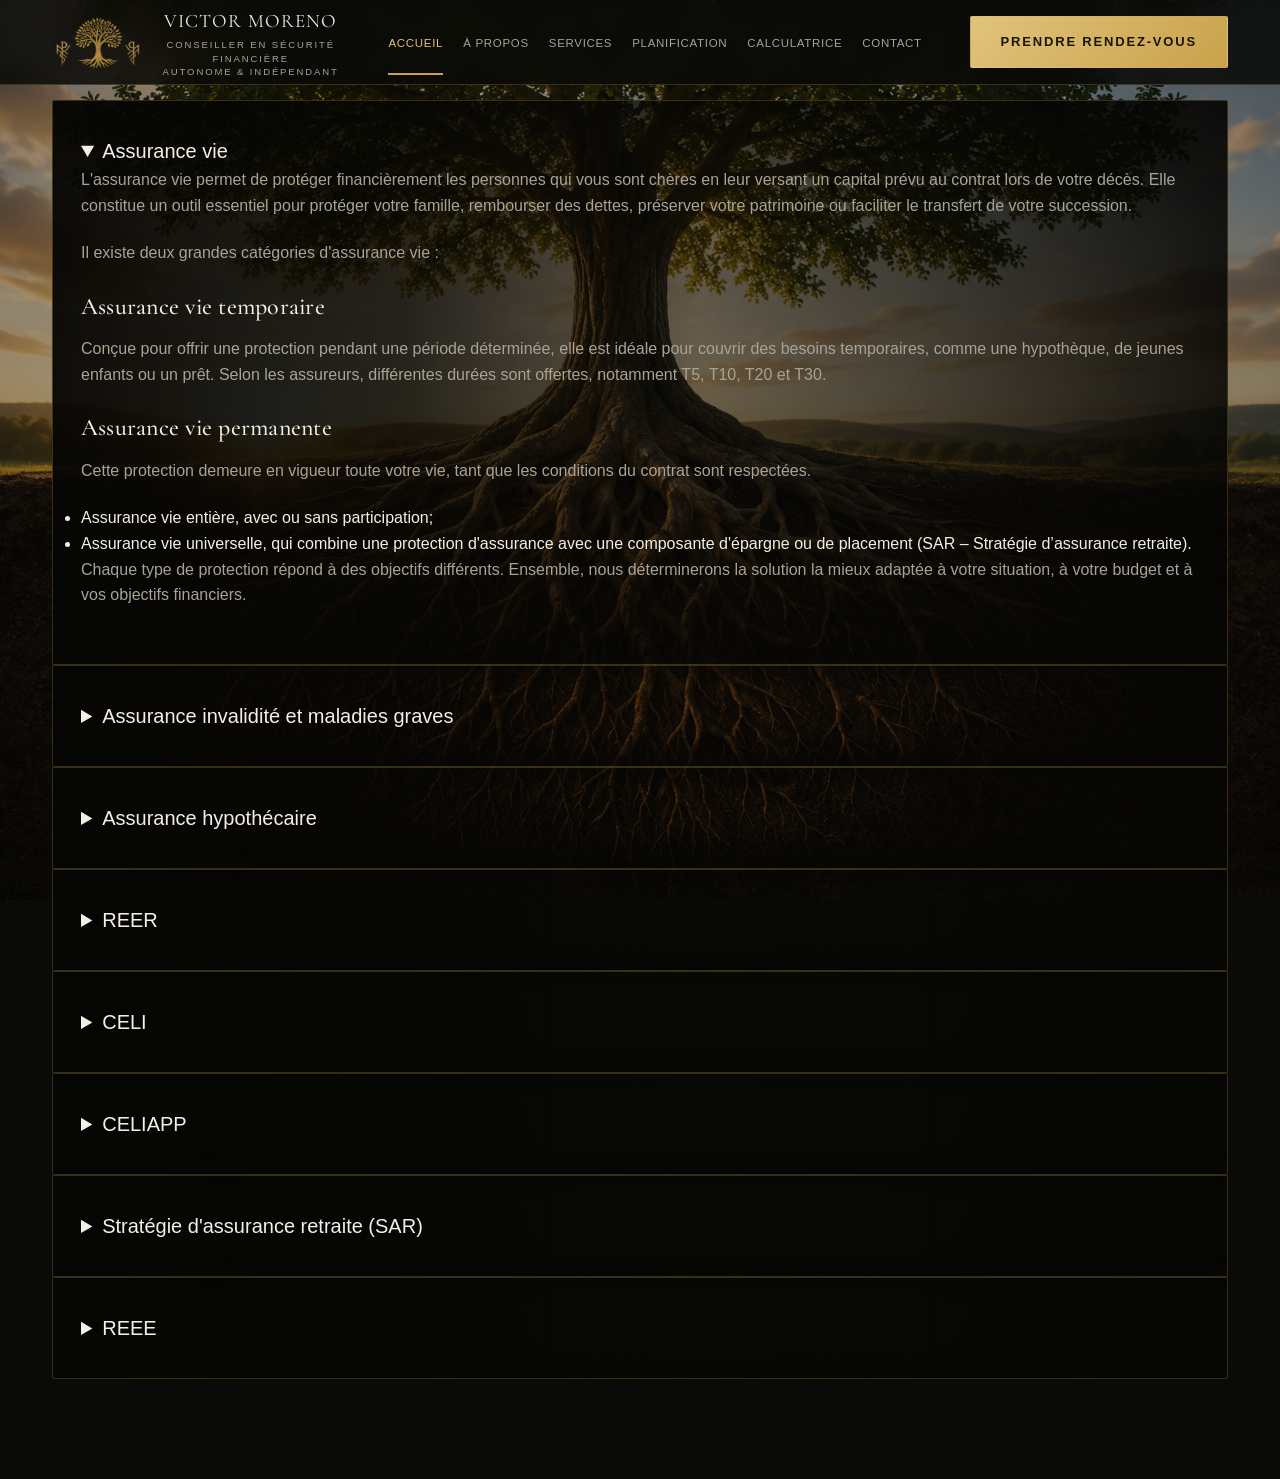
<file: services-assurance.html>
<!DOCTYPE html>
<html lang="en">
<head>
    <meta charset="UTF-8">
    <meta name="viewport" content="width=device-width, initial-scale=1.0">
    <title>Services</title>
    <link rel="preconnect" href="https://fonts.googleapis.com">
  <link href="https://fonts.googleapis.com/css2?family=Cormorant+Garamond:ital,wght@0,400;0,500;0,600;1,500&family=Inter:wght@300;400;500;600;700&display=swap" rel="stylesheet">
  <link rel="stylesheet" href="style.css">
</head>
<body>
 <header>
 <div class="wrap nav">
    <div class="brand">
      <img src="logo-arbre.png" alt="Logo Victor Moreno" class="brand-logo">
      <div class="brand-text">
        <div class="name">Victor Moreno</div>
        <div class="tag">Conseiller en sécurité financière<br>autonome & indépendant</div>
      </div>
    </div>
    <nav>
      <ul>
        <li><a href="index.html" class="active">Accueil</a></li>
        <li><a href="a-propos.html">À propos</a></li>
        <li><a href="services.html">Services</a></li>
        <li><a href="planification.html">Planification</a></li>
        <li><a href="calculatrice.html">Calculatrice</a></li>
        <li><a href="contact.html">Contact</a></li>
      </ul>
    </nav>
    <div class="nav-right">
      <a href="contact.html" class="btn btn-primary">Prendre rendez-vous</a>
      <div class="burger"><span></span><span></span><span></span></div>
    </div>
  </div>
  </header>
<section class="services-page">

<div class="wrap">


<div class="service-card" id="assurance-vie">

<details open>

<summary>
Assurance vie
</summary>


<div class="service-content">

<p class="assurance-text">
L'assurance vie permet de protéger financièrement les personnes qui vous sont chères
en leur versant un capital prévu au contrat lors de votre décès. Elle constitue un
outil essentiel pour protéger votre famille, rembourser des dettes, préserver votre
patrimoine ou faciliter le transfert de votre succession.
</p>


<p>
Il existe deux grandes catégories d'assurance vie :
</p>


<h3>Assurance vie temporaire</h3>

<p>
Conçue pour offrir une protection pendant une période déterminée, elle est idéale
pour couvrir des besoins temporaires, comme une hypothèque, de jeunes enfants ou
un prêt. Selon les assureurs, différentes durées sont offertes, notamment T5,
T10, T20 et T30.
</p>


<h3>Assurance vie permanente</h3>

<p>
Cette protection demeure en vigueur toute votre vie, tant que les conditions du
contrat sont respectées.
</p>


<ul>
<li>Assurance vie entière, avec ou sans participation;</li>
<li>Assurance vie universelle, qui combine une protection d'assurance avec une
composante d'épargne ou de placement (SAR – Stratégie d’assurance retraite).</li>
</ul>


<p>
Chaque type de protection répond à des objectifs différents. Ensemble, nous
déterminerons la solution la mieux adaptée à votre situation, à votre budget et
à vos objectifs financiers.
</p>


</div>

</details>

</div>





<div class="service-card" id="invalidite">

<details>

<summary>
Assurance invalidité et maladies graves
</summary>


<div class="service-content">

<p>
Les assurances invalidité et maladies graves vous offrent une protection financière
si une maladie ou un accident vous empêche de travailler ou si vous recevez le
diagnostic d'une maladie couverte.
</p>


<p>
Selon le produit choisi, vous pourriez recevoir un revenu mensuel, une prestation
forfaitaire ou le remboursement de certaines dépenses admissibles afin de préserver
votre stabilité financière durant cette période.
</p>


</div>

</details>

</div>





<div class="service-card" id="hypothecaire">

<details>

<summary>
Assurance hypothécaire
</summary>


<div class="service-content">

<p>
L'achat d'une propriété représente l'un des investissements les plus importants
d'une vie.
</p>


<p>
Une assurance hypothécaire adaptée peut contribuer à protéger votre famille et
votre patrimoine en offrant un soutien financier si un événement imprévu survient.
</p>


<p>
Ensemble, nous évaluerons les différentes solutions afin de déterminer celle qui
correspond le mieux à votre situation et à vos besoins.
</p>


</div>

</details>

</div>





<div class="service-card" id="reer">

<details>

<summary>
REER
</summary>


<div class="service-content">

<p>
Le Régime enregistré d'épargne-retraite (REER) est un outil conçu pour vous aider
à préparer votre retraite tout en offrant des avantages fiscaux.
</p>


<p>
Les cotisations sont généralement déductibles de votre revenu imposable, ce qui
peut réduire votre facture fiscale. Les sommes investies croissent à l'abri de
l'impôt jusqu'au moment des retraits.
</p>


<p>
Le REER demeure l'un des principaux outils de planification de la retraite.
</p>

</div>

</details>

</div>





<div class="service-card" id="celi">

<details>

<summary>
CELI
</summary>


<div class="service-content">

<p>
Le Compte d'épargne libre d'impôt (CELI) permet de faire croître votre épargne
et vos placements à l'abri de l'impôt.
</p>


<p>
Les cotisations ne sont pas déductibles d'impôt, mais les revenus de placement
et les retraits admissibles sont généralement libres d'impôt.
</p>


<p>
Sa grande flexibilité en fait un excellent outil pour constituer un fonds
d'urgence, réaliser un projet ou compléter votre planification financière.
</p>


</div>

</details>

</div>





<div class="service-card" id="celiapp">

<details>

<summary>
CELIAPP
</summary>


<div class="service-content">

<p>
Le Compte d'épargne libre d'impôt pour l'achat d'une première propriété (CELIAPP)
est destiné aux personnes admissibles qui souhaitent acquérir une première habitation.
</p>


<p>
Il combine certains avantages du REER et du CELI : les cotisations sont généralement
déductibles d'impôt et les retraits admissibles effectués pour l'achat d'une première
propriété sont libres d'impôt.
</p>


</div>

</details>

</div>





<div class="service-card" id="sar">

<details>

<summary>
Stratégie d'assurance retraite (SAR)
</summary>


<div class="service-content">

<p>
La stratégie d’assurance retraite (SAR) est une approche de planification financière
qui utilise notamment certains produits d'assurance vie permanente afin de favoriser
l'accumulation d'actifs à long terme.
</p>


<p>
Selon votre situation et vos objectifs, cette stratégie peut contribuer à optimiser
votre patrimoine, préparer votre retraite et faciliter le transfert de votre succession.
</p>

</div>

</details>

</div>





<div class="service-card" id="reee">

<details>

<summary>
REEE
</summary>


<div class="service-content">

<p>
Le Régime enregistré d'épargne-études (REEE) est conçu pour aider à financer les
études postsecondaires d'un enfant.
</p>


<p>
Les cotisations fructifient à l'abri de l'impôt et peuvent être bonifiées par des
subventions gouvernementales selon les programmes en vigueur.
</p>


<p>
Le REEE est un excellent moyen de préparer l'avenir scolaire de vos enfants tout
en profitant des mesures d'aide offertes par les gouvernements.
</p>


</div>

</details>

</div>


</div>

</section>

<script>
/*document.addEventListener("DOMContentLoaded", () => {

    const hash = window.location.hash;

    if (!hash) return;

    const section = document.querySelector(hash);

    if (!section) return;


    // Ouvre l'accordéon
    const details = section.querySelector("details");

    if (details) {
        details.open = true;
    }


    // Attend que le contenu soit ouvert avant de scroller
    setTimeout(() => {

        const headerOffset = 120;

        const elementPosition = section.getBoundingClientRect().top;

        const offsetPosition = elementPosition + window.pageYOffset - headerOffset;


        window.scrollTo({
            top: offsetPosition,
            behavior: "smooth"
        });


    }, 300);


});**/
</script>
</body>
</html>
</file>
<file: style.css>
:root{
    --black:#0a0a08;
    --charcoal:#141310;
    --panel:#1b1a15;
    --gold:#c9a24b;
    --gold-light:#e0c37c;
    --cream:#f4efe4;
    --grey:#a8a396;
    --line:rgba(201,162,75,0.25);
    --serif:'Cormorant Garamond', serif;
    --sans:'Inter', sans-serif;
  }
  *{margin:0;padding:0;box-sizing:border-box;}
  html{scroll-behavior:smooth;}
  body::before{
    content: "";
    position: fixed;
    top: 0;
    left: 0;
    width: 100%;
    height: 100%;
    background-image: url('arbre.1.png');
    background-size: cover;
    background-position: center;
    opacity: 0.6; /* Ajustez ce chiffre entre 0.0 (invisible) et 1.0 (opaque) */
    z-index: -1; /* Place l'image derrière tout le contenu */
  }
  .racinetext{
    
    font-style: italic;
    }
  body{
    background:var(--black);
    color:var(--cream);
    font-family: "Century Gothic", "Avant Garde", Century, sans-serif;
    line-height:1.6;
    overflow-x:hidden;
     overflow-y: auto;
    margin: 0;
    padding: 0;
  }
 .liste-politique{
    text-align: center;
    
  }
  a{color:inherit;text-decoration:none;}
  img{max-width:100%;display:block;}
  .wrap{max-width:1240px;margin:0 auto;padding:0 32px;}
  h1,h2,h3,h4{font-family:var(--serif);font-weight:500;letter-spacing:0.01em;}
  .eyebrow{
    font-size:22px;letter-spacing:0.22em;text-transform:uppercase;
    color:var(--gold);font-weight:600;
  }
  .btn{
    display:inline-flex;align-items:center;gap:8px;
    padding:15px 30px;font-size:13px;letter-spacing:0.14em;text-transform:uppercase;
    font-weight:600;border-radius:2px;transition:all .25s ease;cursor:pointer;
    border:1px solid transparent;white-space:nowrap;
  }
  .btn-primary{background:linear-gradient(135deg,var(--gold-light),var(--gold));color:#1a1508;}
  .btn-primary:hover{filter:brightness(1.08);transform:translateY(-1px);}
  .btn-outline{border-color:var(--gold);color:var(--gold-light);}
  .btn-outline:hover{background:rgba(201,162,75,0.1);}

  /* PLACEHOLDER IMAGE BLOCKS */
  .ph{
    position:relative;background:
      repeating-linear-gradient(135deg, #1c1a14 0px, #1c1a14 14px, #201d16 14px, #201d16 28px);
    border:1px dashed var(--line);
    display:flex;align-items:center;justify-content:center;
    text-align:center;color:var(--grey);font-size:13px;
    letter-spacing:0.04em;padding:20px;
  }
  .ph span{display:block;font-family:var(--serif);font-size:16px;color:var(--gold-light);margin-bottom:6px;font-style:italic;}

  /* HEADER */
  header{
    position:fixed;top:0;left:0;right:0;z-index:100;
    background:rgba(10,10,8,0.85);backdrop-filter:blur(10px);
    border-bottom:1px solid var(--line);
  }
  .nav{display:flex;align-items:center;justify-content:space-between;height:84px;gap:16px;}
  .brand{display:flex;align-items:center;gap:16px;flex-shrink:0;}
  .brand-mark{
    font-family:var(--serif);font-style:italic;font-weight:600;
    font-size:40px;line-height:1;letter-spacing:-0.03em;
    background:linear-gradient(180deg, var(--gold-light) 15%, var(--gold) 90%);
    -webkit-background-clip:text;background-clip:text;color:transparent;
    display:block;padding-bottom:2px;
  }
  .brand-logo{
    height:56px;width:auto;display:block;flex-shrink:0;
    object-fit:contain;
  }
  .brand-text{max-width:180px;}
  .brand-text .name{font-family:var(--serif);font-size:19px;letter-spacing:0.06em;color:var(--cream);}
  .brand-text .tag{font-size:9.5px;letter-spacing:0.2em;color:var(--grey);text-transform:uppercase;line-height:1.4;white-space:normal;margin-top:2px;}
  nav{min-width:0;flex-shrink:1;}
  nav ul{display:flex;gap:20px;list-style:none;flex-wrap:nowrap;}
  nav ul li a{
    font-size:11.5px;letter-spacing:0.06em;text-transform:uppercase;color:var(--grey);
    font-weight:500;transition:color .2s;position:relative;white-space:nowrap;
  }
  nav ul li a:hover, nav ul li a.active{color:var(--gold-light);}
  nav ul li a.active::after{
    content:'';position:absolute;bottom:-26px;left:0;right:0;height:2px;background:var(--gold);
  }
  .nav-right{display:flex;align-items:center;gap:20px;flex-shrink:0;}
  .burger{display:none;flex-direction:column;gap:5px;cursor:pointer;}
  .burger span{width:24px;height:1.5px;background:var(--gold-light);}

  .name{
    text-align:center;
    text-transform: uppercase;
    }
  /* TAG */
  .tag{
    text-align:center;
  }

  /* HERO */
  .hero{
    position:relative;min-height:760px;display:flex;align-items:center;overflow:hidden;
    border-bottom:1px solid var(--line);padding:150px 0 70px;
  }
  .hero-bg{
    position:absolute;inset:0;z-index:0;
    background-image:url('tree-hero.png');
    background-size:cover;background-position:center 30%;
  }
  .hero-bg::after{
    content:'';position:absolute;inset:0;
    background:
      linear-gradient(90deg, rgba(6,6,4,0.94) 0%, rgba(6,6,4,0.75) 30%, rgba(6,6,4,0.25) 55%, rgba(6,6,4,0.55) 78%, rgba(6,6,4,0.85) 100%),
      linear-gradient(180deg, rgba(6,6,4,0.55) 0%, rgba(6,6,4,0.1) 22%, rgba(6,6,4,0.15) 70%, rgba(6,6,4,0.85) 100%);
  }
  .hero-grid{
    position:relative;z-index:1;display:grid;grid-template-columns:1.1fr 0.9fr;gap:60px;align-items:center;
  }
  .hero h1{font-size:52px;line-height:1.12;color:var(--cream);margin-bottom:22px;text-shadow:0 2px 24px rgba(0,0,0,0.5);}
  .hero h1 em{color:var(--gold-light);font-style:italic;}
  .hero p.lead{font-size:16px;color:var(--cream);opacity:0.85;max-width:440px;margin-bottom:34px;font-weight:300;}
  .hero-cta{display:flex;gap:16px;margin-bottom:44px;flex-wrap:wrap;}
  .hero-badges{display:flex;gap:28px;flex-wrap:wrap;}
  .hero-badge{display:flex;align-items:center;gap:10px;}
  .hero-badge .dot{width:6px;height:6px;border-radius:50%;background:var(--gold);}
  .hero-badge span{font-size:12px;color:var(--cream);opacity:0.8;letter-spacing:0.04em;}

  .side-cards{display:flex;flex-direction:column;gap:14px;}
  .side-card{
    display:flex;gap:14px;align-items:flex-start;border:1px solid var(--line);
    background:rgba(10,10,8,0.55);backdrop-filter:blur(6px);padding:18px 20px;border-radius:2px;
  }
  .side-card .ic{color:var(--gold);flex-shrink:0;margin-top:2px;}
  .side-card h4{font-family:var(--sans);font-size:13.5px;letter-spacing:0.03em;color:var(--gold-light);font-weight:600;margin-bottom:3px;}
  .side-card p{font-size:12.5px;color:var(--grey);}

  .calc-inputs{
  background:
      linear-gradient(90deg, rgba(6,6,4,0.94) 0%, rgba(6,6,4,0.75) 30%, rgba(6,6,4,0.25) 55%, rgba(6,6,4,0.55) 78%, rgba(6,6,4,0.85) 100%),
      linear-gradient(180deg, rgba(6,6,4,0.55) 0%, rgba(6,6,4,0.1) 22%, rgba(6,6,4,0.15) 70%, rgba(6,6,4,0.85) 100%);
 }
 .calc-results{
  background:
      linear-gradient(90deg, rgba(6,6,4,0.94) 0%, rgba(6,6,4,0.75) 30%, rgba(6,6,4,0.25) 55%, rgba(6,6,4,0.55) 78%, rgba(6,6,4,0.85) 100%),
      linear-gradient(180deg, rgba(6,6,4,0.55) 0%, rgba(6,6,4,0.1) 22%, rgba(6,6,4,0.15) 70%, rgba(6,6,4,0.85) 100%);
 }
      /* FOUNDATIONS STRIP */
  .foundations{padding:52px 0;border-bottom:1px solid var(--line); background-color: #0a0a08;}
  .foundations .head{text-align:center;font-size:11.5px;letter-spacing:0.2em;text-transform:uppercase;color:var(--grey);margin-bottom:36px;}
  .found-grid{display:grid;grid-template-columns:repeat(7,1fr);gap:10px;}
  .found-item{text-align:center;padding:0 6px;}
  .found-item .ic{color:var(--gold);margin-bottom:12px;}
  .found-item .ic svg{width:26px;height:26px;}
  .found-item h4{font-family:var(--sans);font-size:12.5px;letter-spacing:0.04em;color:var(--cream);font-weight:600;margin-bottom:5px;}
  .found-item p{font-size:11px;color:var(--grey);line-height:1.5;}

  /* SECTION GENERIC */
  section{padding:100px 0;}
  .section-head{max-width:640px;margin-bottom:56px;}
  .section-head .eyebrow{margin-bottom:14px;display:block;}
  .section-head h2{font-size:38px;color:var(--cream);}
  .section-head h2 em{color:var(--gold-light);font-style:italic;}
  .center{text-align:center;margin-left:auto;margin-right:auto;}

  /* ABOUT */
  .about{background:var(--charcoal);border-top:1px solid var(--line);border-bottom:1px solid var(--line);}
  .about-grid{display:grid;grid-template-columns:0.9fr 1.1fr;gap:70px;align-items:center;}
  .about .ph{aspect-ratio:4/5;}
  .about ul{list-style:none;margin:26px 0 34px;display:flex;flex-direction:column;gap:14px;}
  .about ul li{display:flex;gap:12px;align-items:flex-start;font-size:14.5px;color:var(--grey);}
  .about ul li .check{color:var(--gold);flex-shrink:0;margin-top:3px;}
  .about p.body{color:var(--grey);font-size:15.5px;margin-bottom:20px;font-weight:300;}

  /* RACINES INTERACTIVE */
  .racines{}
  .racines-visual-wrap{
    display:flex;align-items:center;gap:18px;
  }
  .racines-arrow{
    flex-shrink:0;width:44px;height:44px;border-radius:50%;border:1px solid var(--line);
    display:flex;align-items:center;justify-content:center;color:var(--gold);cursor:pointer;
    background:rgba(201,162,75,0.04);transition:all .2s;
  }
  .racines-arrow:hover{border-color:var(--gold);background:rgba(201,162,75,0.1);}
  .racines-diagram-panel{
    flex:1;min-width:0;border:1px solid var(--line);border-radius:3px;
    background:rgba(201,162,75,0.03);
    display:grid;grid-template-columns:1.35fr 1fr;gap:0;overflow:hidden;
  }
  .racines-svg-area{padding:36px 20px 26px;display:flex;flex-direction:column;align-items:center;}
  .racines-svg-area svg{width:100%;height:auto;overflow:visible;}
  .racine-node{cursor:pointer;}
  .racine-node circle.ring{
    fill:var(--black);stroke:var(--line);stroke-width:1.4;transition:all .25s;
  }
  .racine-node .icon{color:var(--grey);transition:color .25s;}
  .racine-node text.label{
    fill:var(--grey);font-family:'Inter',sans-serif;font-size:10.5px;font-weight:600;
    letter-spacing:0.06em;text-anchor:middle;text-transform:uppercase;transition:fill .25s;
  }
  .racine-node.active circle.ring{fill:var(--gold);stroke:var(--gold);}
  .racine-node.active .icon{color:#1a1508;}
  .racine-node.active text.label{fill:var(--gold-light);}
  .racine-node:hover circle.ring{stroke:var(--gold-light);}
  .racine-path{fill:none;stroke:var(--line);stroke-width:1.6;transition:all .25s;}
  .racine-path.active{stroke:var(--gold);stroke-width:2.2;}

  .racines-detail{padding:38px 40px;display:flex;flex-direction:column;justify-content:center;border-left:1px solid var(--line);}
  .racines-detail .num-tag{
    display:inline-flex;align-items:center;gap:8px;font-size:11px;letter-spacing:0.14em;
    text-transform:uppercase;color:var(--gold);margin-bottom:14px;font-weight:600;
  }
  .racines-detail h3{font-size:26px;color:var(--gold-light);margin-bottom:12px;}
  .racines-detail p.d{color:var(--grey);font-size:14px;margin-bottom:20px;font-weight:300;}
  .racines-detail ul{list-style:none;display:flex;flex-direction:column;gap:9px;margin-bottom:24px;}
  .racines-detail ul li{font-size:13px;color:var(--grey);display:flex;gap:9px;}
  .racines-detail ul li::before{content:'✓';color:var(--gold);flex-shrink:0;}

  /* SERVICES */
  .services-grid{display:grid;grid-template-columns:repeat(3,1fr);gap:22px;}
  .service-card{
    border:1px solid var(--line);padding:34px 28px;border-radius:2px;transition:all .25s ease;
   /* background:rgba(255,255,255,0.01);*/
   background:
      linear-gradient(90deg, rgba(6,6,4,0.94) 0%, rgba(6,6,4,0.75) 30%, rgba(6,6,4,0.25) 55%, rgba(6,6,4,0.55) 78%, rgba(6,6,4,0.85) 100%),
      linear-gradient(180deg, rgba(6,6,4,0.55) 0%, rgba(6,6,4,0.1) 22%, rgba(6,6,4,0.15) 70%, rgba(6,6,4,0.85) 100%);
  }
/*  .service-card:hover{border-color:var(--gold);transform:translateY(-3px);background:rgba(201,162,75,0.04);}*/
  .service-card .ic{color:var(--gold);margin-bottom:20px;}
  .service-card .ic svg{width:30px;height:30px;}
  .service-card h3{font-size:24px;color:var(--cream);margin-bottom:10px;}
  .service-card p{font-size:16px;color:var(--grey);margin-bottom:22px;font-weight:300;}
  .service-card .link{font-size:12px;letter-spacing:0.1em;text-transform:uppercase;color:var(--gold-light);font-weight:600;}
  .service-card summary{font-size: 20px;}
  /* PROCESS */
  .process{background:var(--charcoal);border-top:1px solid var(--line);border-bottom:1px solid var(--line);}
  .process-grid{display:grid;grid-template-columns:repeat(5,1fr);gap:0;position:relative;}
  .process-item{text-align:center;padding:0 14px;position:relative;}
  .process-item .circle{
    width:64px;height:64px;border:1px solid var(--gold);border-radius:50%;
    display:flex;align-items:center;justify-content:center;margin:0 auto 18px;
    font-family:var(--serif);font-size:22px;color:var(--gold-light);background:var(--black);position:relative;z-index:2;
  }
  .process-item h4{font-size:14px;color:var(--cream);letter-spacing:0.05em;margin-bottom:8px;font-weight:600;}
  .process-item p{font-size:12px;color:var(--grey);}
  .process-grid::before{
    content:'';position:absolute;top:32px;left:10%;right:10%;height:1px;
    background:repeating-linear-gradient(90deg,var(--gold) 0 6px, transparent 6px 12px);opacity:0.5;z-index:1;
  }

  /* STATS */
  .stats-grid{display:grid;grid-template-columns:repeat(4,1fr);gap:1px;background:var(--line);border:1px solid var(--line);}
  .stat-item{background:var(--black);padding:38px 24px;text-align:center;}
  .stat-item .n{font-family:var(--serif);font-size:38px;color:var(--gold-light);margin-bottom:6px;}
  .stat-item .l{font-size:12px;color:var(--grey);letter-spacing:0.04em;}

  /* CONTACT / CTA */
  .cta-band{
    background:linear-gradient(135deg,#1a1712,#0f0e0a);border:1px solid var(--line);
    border-radius:3px;padding:56px 60px;display:flex;align-items:center;justify-content:space-between;gap:40px;flex-wrap:wrap;
  }
  .cta-band h3{font-size:28px;color:var(--cream);margin-bottom:8px;}
  .cta-band p{color:var(--grey);font-size:14px;}
  .contact-grid{display:grid;grid-template-columns:1fr 1fr;gap:60px;margin-top:70px;}
  .contact-info{display:flex;flex-direction:column;gap:22px;}
  .contact-row{display:flex;gap:16px;align-items:flex-start;}
  .contact-row .ic{color:var(--gold);flex-shrink:0;}
  .contact-row h4{font-size:13px;color:var(--gold-light);text-transform:uppercase;letter-spacing:0.06em;margin-bottom:4px;}
  .contact-row p{font-size:14.5px;color:var(--grey);}
  .contact-form{display:flex;flex-direction:column;gap:16px;}
  .contact-form input,.contact-form textarea{
    background:var(--panel);border:1px solid var(--line);color:var(--cream);padding:14px 16px;
    font-family:var(--sans);font-size:14px;border-radius:2px;
  }
  .contact-form input:focus,.contact-form textarea:focus{outline:none;border-color:var(--gold);}
  .contact-form textarea{resize:vertical;min-height:110px;}
  .form-row{display:grid;grid-template-columns:1fr 1fr;gap:16px;}

  /* FOOTER */
  footer{border-top:1px solid var(--line);padding:64px 0 30px;background:var(--charcoal);}
  .footer-grid{display:grid;grid-template-columns:1.6fr 1fr 1fr 1fr;gap:50px;margin-bottom:50px;}
  .footer-brand p{color:var(--grey);font-size:13.5px;margin:16px 0 20px;max-width:300px;font-weight:300;}
  .footer-col h4{font-size:12px;letter-spacing:0.12em;text-transform:uppercase;color:var(--gold-light);margin-bottom:18px;}
  .footer-col ul{list-style:none;display:flex;flex-direction:column;gap:11px;}
  .footer-col ul li a{font-size:13.5px;color:var(--grey);transition:color .2s;}
  .footer-col ul li a:hover{color:var(--gold-light);}
  .footer-bottom{
    border-top:1px solid var(--line);padding-top:26px;display:flex;justify-content:space-between;
    align-items:center;font-size:12px;color:var(--grey);flex-wrap:wrap;gap:12px;
  }
  .socials{display:flex;gap:14px;}
  .socials a{width:34px;height:34px;border:1px solid var(--line);border-radius:50%;display:flex;align-items:center;justify-content:center;color:var(--gold);}

  @media (max-width:1140px){
    nav ul{display:none;}
    .burger{display:flex;}
    .brand-text .tag{display:none;}
    .brand-mark{font-size:34px;}
    .brand-logo{height:46px;}
  }
  @media (max-width:980px){
    .hero-grid,.about-grid,.contact-grid{grid-template-columns:1fr;}
    .found-grid{grid-template-columns:repeat(3,1fr);row-gap:28px;}
    .services-grid{grid-template-columns:1fr 1fr;}
    .process-grid{grid-template-columns:repeat(3,1fr);row-gap:30px;}
    .process-grid::before{display:none;}
    .stats-grid{grid-template-columns:1fr 1fr;}
    .footer-grid{grid-template-columns:1fr 1fr;}
    .racines-diagram-panel{grid-template-columns:1fr;}
    .racines-detail{border-left:none;border-top:1px solid var(--line);}
    .racines-visual-wrap{flex-direction:column;}
    .racines-arrow{display:none;}
    .hero h1{font-size:38px;}
  }
  @media (max-width:600px){
    .found-grid{grid-template-columns:repeat(2,1fr);}
    .services-grid{grid-template-columns:1fr;}
    .process-grid{grid-template-columns:1fr 1fr;}
    .stats-grid{grid-template-columns:1fr 1fr;}
    .footer-grid{grid-template-columns:1fr;}
    .form-row{grid-template-columns:1fr;}
    .cta-band{padding:40px 26px;flex-direction:column;text-align:center;}
  }
/* CALCULATRICE */
.calc-panel{
  display:grid;grid-template-columns:1fr 1fr;gap:0;
  border:1px solid var(--line);border-radius:3px;overflow:hidden;
  background:rgba(201,162,75,0.03);
}
.calc-inputs{padding:44px;border-right:1px solid var(--line);}
.calc-results{padding:44px;display:flex;flex-direction:column;gap:22px;}
.calc-field{margin-bottom:26px;}
.calc-field label{
  display:flex;justify-content:space-between;align-items:center;
  font-size:13px;color:var(--grey);letter-spacing:0.02em;margin-bottom:10px;
}
.calc-field label .val{
  color:var(--gold-light);font-family:var(--serif);font-size:17px;font-weight:600;
}
.calc-field input[type="range"]{
  width:100%;-webkit-appearance:none;height:3px;background:var(--line);border-radius:2px;outline:none;
}
.calc-field input[type="range"]::-webkit-slider-thumb{
  -webkit-appearance:none;width:17px;height:17px;border-radius:50%;
  background:var(--gold-light);cursor:pointer;border:2px solid var(--black);
  box-shadow:0 0 0 1px var(--gold);
}
.calc-field input[type="range"]::-moz-range-thumb{
  width:17px;height:17px;border-radius:50%;background:var(--gold-light);
  cursor:pointer;border:2px solid var(--black);box-shadow:0 0 0 1px var(--gold);
}
.calc-field .sub{font-size:11px;color:var(--grey);opacity:0.7;margin-top:6px;}

.calc-hero-stat{
  border:1px solid var(--gold);border-radius:2px;padding:28px 26px;text-align:center;
  background:rgba(201,162,75,0.06);
}
.calc-hero-stat .l{font-size:12px;letter-spacing:0.1em;text-transform:uppercase;color:var(--grey);margin-bottom:8px;}
.calc-hero-stat .n{font-family:var(--serif);font-size:40px;color:var(--gold-light);}

.calc-mini-grid{display:grid;grid-template-columns:1fr 1fr;gap:14px;}
.calc-mini{border:1px solid var(--line);border-radius:2px;padding:18px 20px;}
.calc-mini .l{font-size:11.5px;color:var(--grey);letter-spacing:0.04em;margin-bottom:6px;}
.calc-mini .n{font-family:var(--serif);font-size:22px;color:var(--cream);}

.calc-chart{margin-top:6px;}
.calc-chart-legend{display:flex;gap:20px;margin-bottom:14px;}
.calc-chart-legend span{display:flex;align-items:center;gap:8px;font-size:12px;color:var(--grey);}
.calc-chart-legend .sw{width:10px;height:10px;border-radius:2px;}
.calc-disclaimer{font-size:11.5px;color:var(--grey);opacity:0.7;margin-top:6px;line-height:1.6;}

@media (max-width:980px){
  .calc-panel{grid-template-columns:1fr;}
  .calc-inputs{border-right:none;border-bottom:1px solid var(--line);}
}

/* CARDS GRID 4 (audience / benefit cards) */
.cards-grid-4{display:grid;grid-template-columns:repeat(4,1fr);gap:20px;}
@media (max-width:980px){.cards-grid-4{grid-template-columns:1fr 1fr;}}
@media (max-width:600px){.cards-grid-4{grid-template-columns:1fr;}}

/* TRUST BAR */
.trust-bar{
  display:flex;justify-content:center;align-items:center;gap:16px;flex-wrap:wrap;
  padding:30px 0;border-top:1px solid var(--line);border-bottom:1px solid var(--line);text-align:center;
}
.trust-bar span{font-size:11.5px;letter-spacing:0.06em;text-transform:uppercase;color:var(--grey);}
.trust-bar strong{color:var(--gold-light);font-weight:600;}
.trust-bar .dot-sep{color:var(--gold);opacity:0.5;font-size:13px;}

/* FAQ */
.faq{max-width:820px;margin:0 auto;}
.faq-item{border-bottom:1px solid var(--line);padding:24px 0;}
.faq-item summary{
  cursor:pointer;font-family:var(--serif);font-size:19px;color:var(--cream);
  list-style:none;display:flex;justify-content:space-between;align-items:center;gap:20px;
}
.faq-item summary::-webkit-details-marker{display:none;}
.faq-item summary::after{
  content:'+';color:var(--gold);font-size:24px;flex-shrink:0;font-family:var(--sans);font-weight:300;
}
.faq-item[open] summary::after{content:'\2212';}
.faq-item p{color:var(--grey);font-size:14.5px;margin-top:16px;font-weight:300;line-height:1.75;max-width:680px;}
.faq-item{
    
  }

  /* ===========================
   POLITIQUE DE CONFIDENTIALITÉ
=========================== */

.hero-legal {
    min-height: 400px;
    height: auto;
    padding: 120px 0 80px;
}

.hero-legal .wrap{
    max-width:900px;
}

.hero-legal h1{
    font-size:58px;
    margin:18px 0;
}

.hero-legal h1 em{
    color:var(--gold-light);
    font-style:italic;
}

.hero-legal .lead{
    max-width:760px;
    margin:auto;
    color:var(--grey);
    font-size:17px;
}

.legal-section {
    padding: 80px 0;
    height: auto;
    overflow: visible;
}

.legal-card{

    max-width:950px;
    margin:auto;

    padding:55px;

    border:1px solid var(--line);

    background:
    /*
    linear-gradient(
        180deg,
        rgba(255,255,255,.02),
        rgba(255,255,255,.01)
    );
*/
      linear-gradient(90deg, rgba(6,6,4,0.94) 0%, rgba(6,6,4,0.75) 30%, rgba(6,6,4,0.25) 55%, rgba(6,6,4,0.55) 78%, rgba(6,6,4,0.85) 100%),
      linear-gradient(180deg, rgba(6,6,4,0.55) 0%, rgba(6,6,4,0.1) 22%, rgba(6,6,4,0.15) 70%, rgba(6,6,4,0.85) 100%);

    backdrop-filter:blur(8px);

    border-radius:4px;
}

.legal-card h2{

    color:var(--gold-light);

    font-size:34px;

    margin-bottom:30px;
}

.legal-card p{

    color:var(--grey);

    margin-bottom:20px;

    line-height:1.9;

    font-size:15px;
}

.legal-list{

    margin-top:30px;

    display:flex;

    flex-direction:column;

    gap:22px;

    list-style:none;
}

.legal-list li{

    position:relative;

    padding-left:28px;

    color:var(--grey);

    line-height:1.8;
}

.legal-list li::before{

    content:"";

    position:absolute;

    left:0;

    top:11px;

    width:8px;

    height:8px;

    border-radius:50%;

    background:var(--gold);
}

.legal-list strong{

    color:var(--cream);

    font-weight:600;
}

@media(max-width:768px){

    .hero-legal h1{
        font-size:40px;
    }

    .legal-card{
        padding:30px;
    }

    .legal-card h2{
        font-size:28px;
    }

}
</file>
